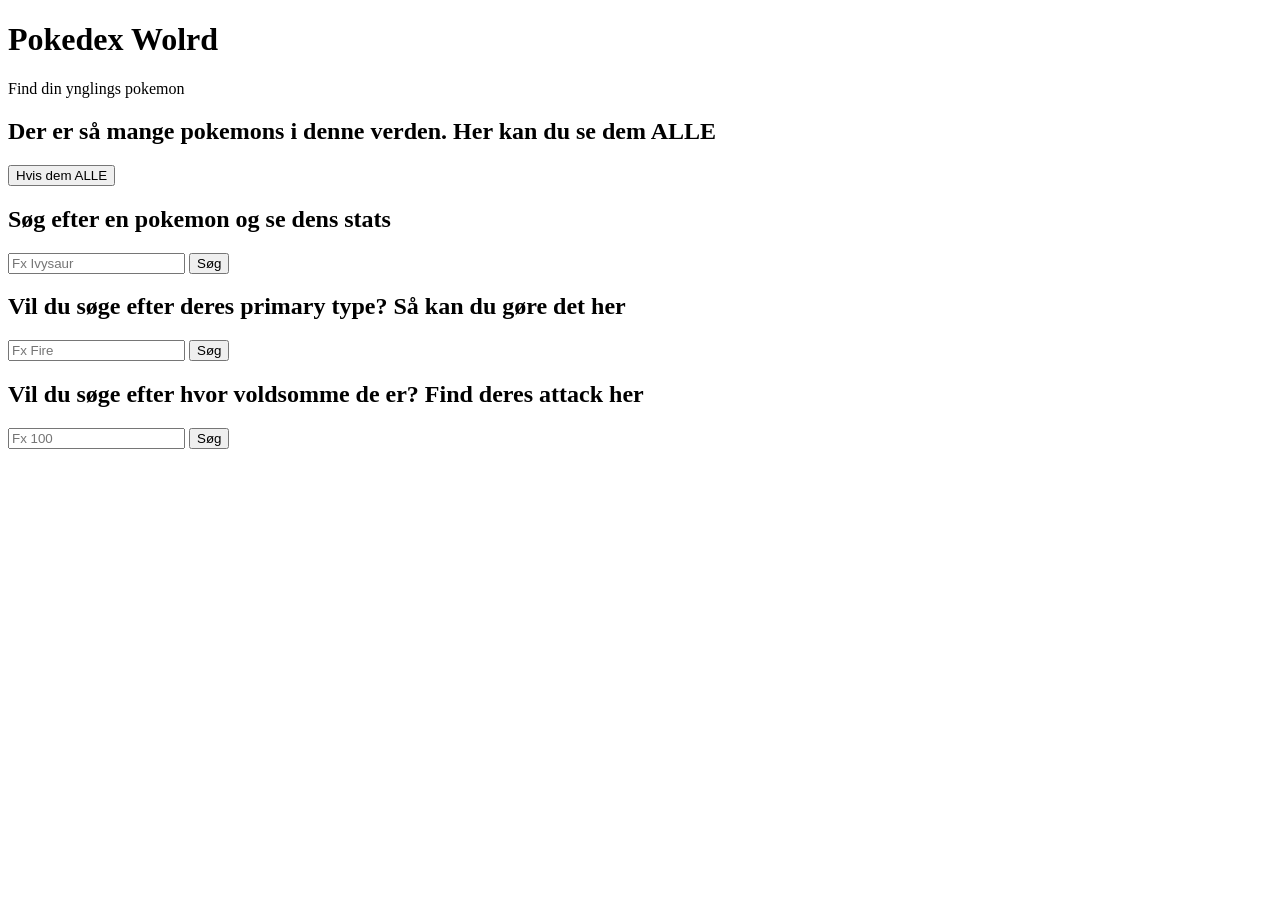
<file: index.html>
<!DOCTYPE html>
<html lang="en">
<head>
    <meta charset="UTF-8">
    <title>Pokedex</title>
</head>

<body>

<header>
    <h1>Pokedex Wolrd</h1>
    <p>Find din ynglings pokemon</p>
</header>

<main>
    <section>
        <h2>Der er så mange pokemons i denne verden. Her kan du se dem ALLE </h2>
        <button onclick="getAllPokemon()">Hvis dem ALLE</button>
        <div id="allPokemonResult"></div>
    </section>

    <section id="nameStats">
        <h2>Søg efter en pokemon og se dens stats</h2>
        <input id="pokemonName" type="text" placeholder="Fx Ivysaur">
        <button onclick="searchPokemon()">Søg</button>
        <div id="nameResult"></div>
    </section>

    <section id="primaryTypeStats">
        <h2>Vil du søge efter deres primary type? Så kan du gøre det her</h2>
        <input id="pokemonType" type="text" placeholder="Fx Fire">
        <button onclick="filterType()">Søg</button>
        <div id="typeResult"></div>
    </section>

    <section id="attackStats">
        <h2>Vil du søge efter hvor voldsomme de er? Find deres attack her </h2>
        <input id="pokemonAttack" type="number" placeholder="Fx 100">
        <button onclick="filterAttack()">Søg</button>
        <div id="attackResult"></div>
    </section>
</main>
<script>
    const API = 'http://localhost:3000';

    async function getAllPokemon() {
        const response = await fetch(API + '/allPokemon');
        const data = await response.json();

        document.getElementById('allPokemonResult').textContent =
            JSON.stringify(data, null, 2);
    }
</script>
</body>
</html>
</file>
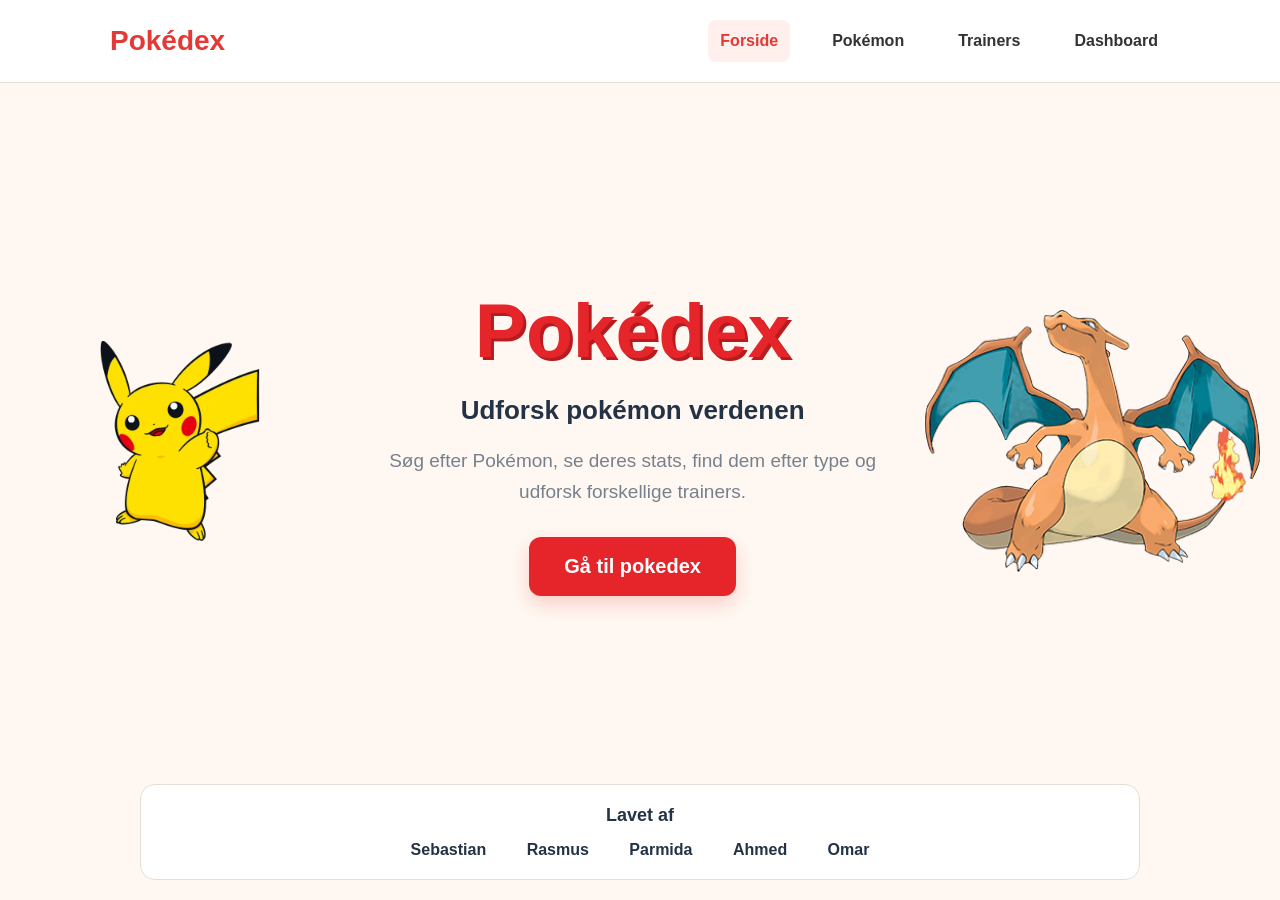
<file: forside.html>
<!DOCTYPE html>
<html lang="da">

<head>
    <meta charset="UTF-8">
    <meta name="viewport" content="width=device-width, initial-scale=1.0">

    <title>Pokemon Forside</title>

    <link rel="stylesheet" href="forside.css">

</head>

<header>
    <nav>
        <h1>Pokédex</h1>

        <a href="forside.html">Forside</a>
        <a href="pokemon.html">Pokémon</a>
        <a href="trainer.html">Trainers</a>
        <a href="dashboard.html">Dashboard</a>
    </nav>
</header>

<main>
    <section class="hero">
        <img src="Pikachu.webp" alt="Pikachu" class="pokemonImagePikachu">

        <div class="pokeball">
            <h1> Pokédex </h1>
            <h2> Udforsk pokémon verdenen </h2>

            <p>
                Søg efter Pokémon, se deres stats,
                find dem efter type og udforsk
                forskellige trainers.
            </p>

            <a href="pokemon.html" class="startButton">
                Gå til pokedex 
            </a>
        </div>

        <img src= "Charizard.png" alt="Charizard"
             class="pokemonImageCharizard">
    </section>

    <section class="creators">
        <h3> Lavet af</h3>

        <span> Sebastian </span>
        <span> Rasmus</span>
        <span>Parmida</span>
        <span>Ahmed</span>
        <span>Omar</span>
    </section>
</main>
</file>
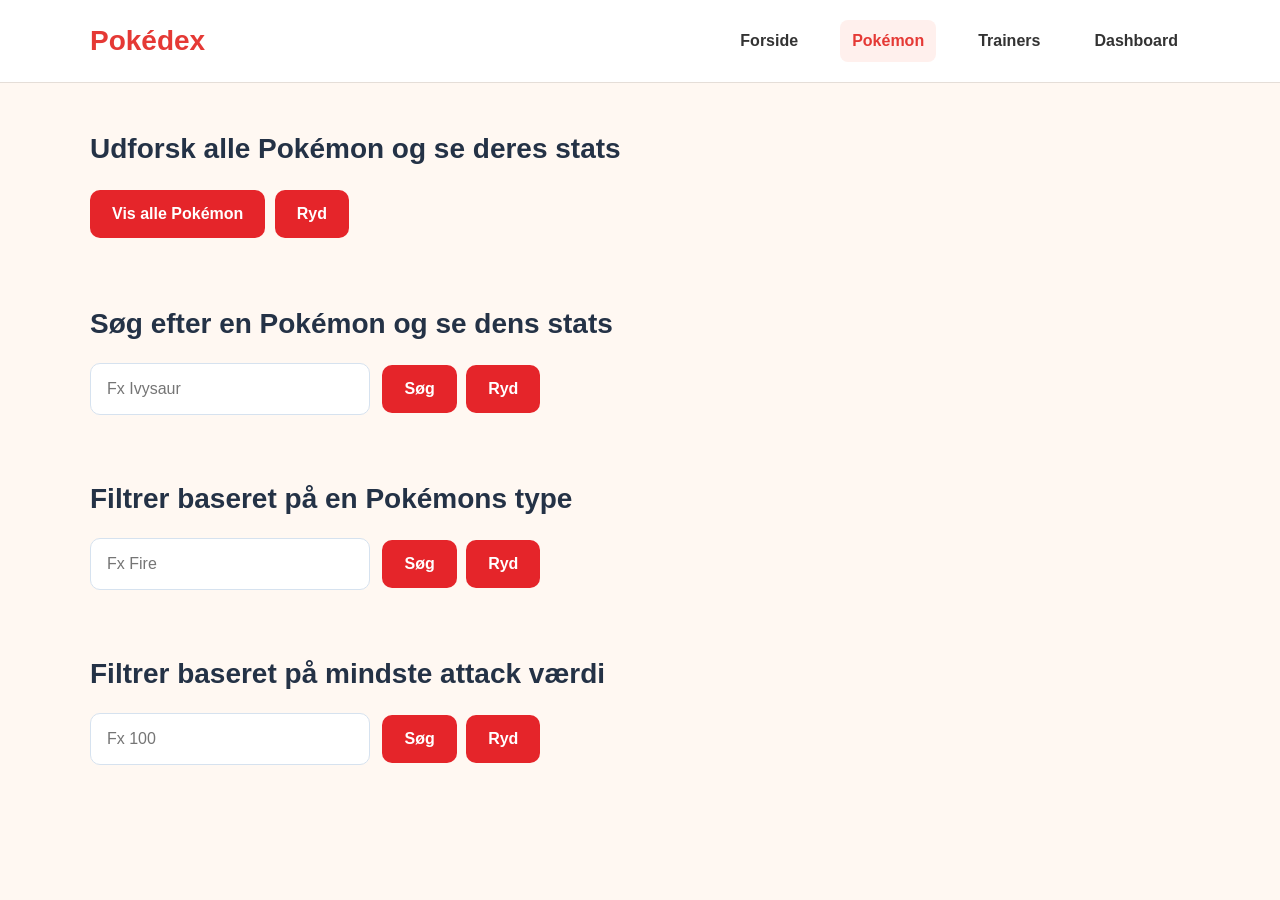
<file: pokemon.html>
<!DOCTYPE html>
<html lang="en">
<head>
    <meta charset="UTF-8">
    <title>Pokedex</title>
    <link rel="stylesheet" href="pokemon.css">
</head>

<body>

<header>
    <nav>
        <h1>Pokédex</h1>
        <a href="forside.html">Forside</a>
        <a href="pokemon.html">Pokémon</a>
        <a href="trainer.html">Trainers</a>
        <a href="dashboard.html">Dashboard</a>
    </nav>
</header>

<main>
    <section>
        <h2>Udforsk alle Pokémon og se deres stats </h2>
        <button id = "showAllPokemonButton" >Vis alle Pokémon</button>
        <button id="clearAllPokemon">Ryd</button>
        <ul id= "showAllPokemonList">  </ul>
        <div id="allPokemonResult"></div>
    </section>

    <section id="nameStats">
        <h2>Søg efter en Pokémon og se dens stats</h2>
        <input id="pokemonName" type="text" placeholder="Fx Ivysaur">
        <button id="searchPokemonStats">Søg</button>
        <button id="clearPokemonNameStats">Ryd</button>
        <div id="nameResult"></div>
    </section>

    <section id="primaryTypeStats">
        <h2>Filtrer baseret på en Pokémons type</h2>
        <input id="pokemonType" type="text" placeholder="Fx Fire">
        <button id="SearchType">Søg</button>
        <button id="clearType">Ryd</button>
        <div id="typeResult"></div>
    </section>

    <section id="attackStats">
        <h2>Filtrer baseret på mindste attack værdi </h2>
        <input id="pokemonAttack" type="number" placeholder="Fx 100">
        <button id="SearchAttack">Søg</button>
        <button id="clearPokemonStats">Ryd</button>
        <div id="attackResult"></div>
    </section>
</main>
<script src="pokemon.js"></script>
</body>
</html>
</file>
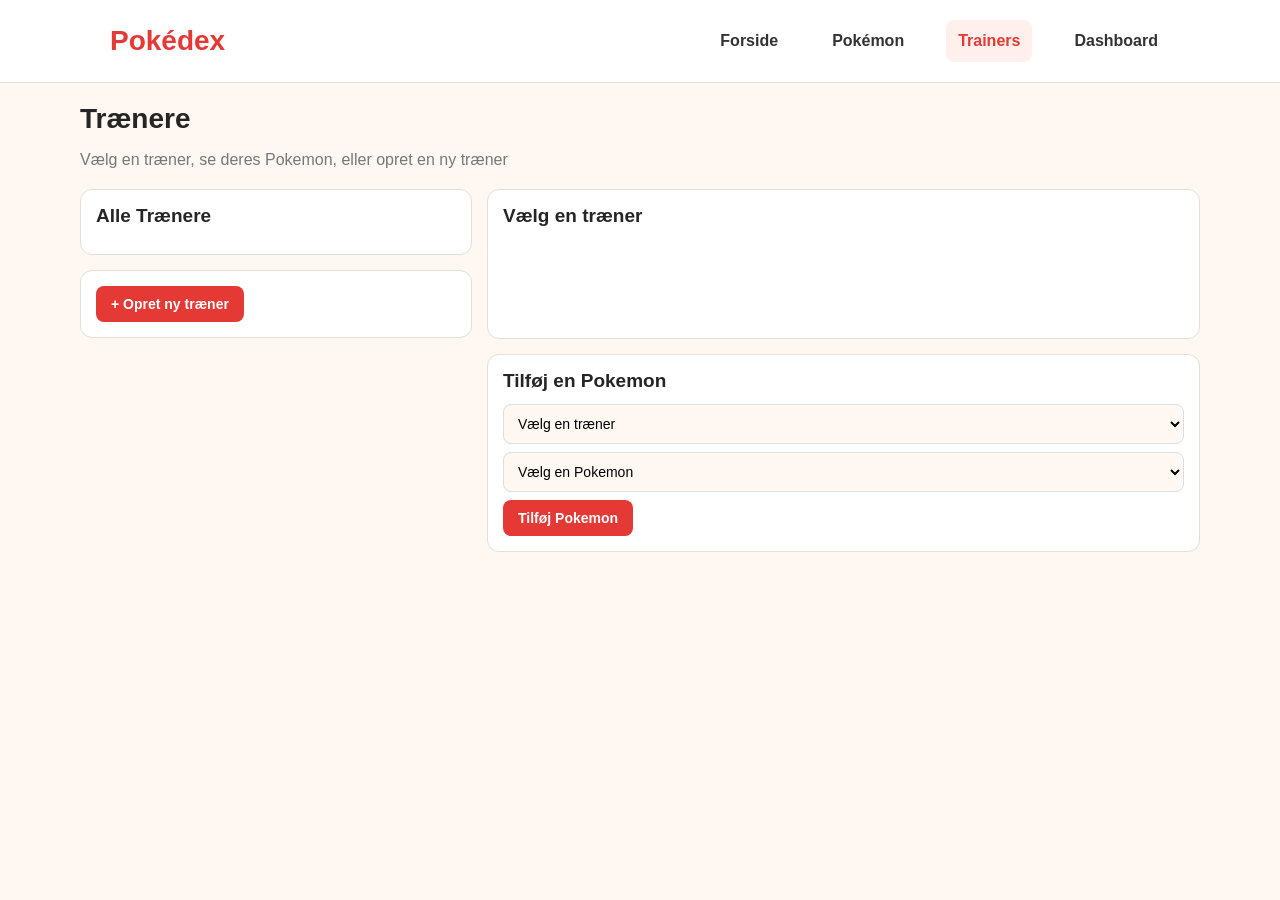
<file: trainer.html>
<!DOCTYPE html>
<html lang="da">

<head>
    <meta charset="UTF-8">
    <meta name="viewport" content="width=device-width, initial-scale=1.0">

    <title>Pokemon Trænere</title>

    <link rel="stylesheet" href="trainer.css">

</head>

<body>

<!-- Navigation -->
<header>
    <nav>
        <h1>Pokédex</h1>

        <a href="forside.html">Forside</a>
        <a href="pokemon.html">Pokémon</a>
        <a href="trainer.html">Trainers</a>
        <a href="dashboard.html">Dashboard</a>
    </nav>
</header>

<main>

    <!-- Overskrift -->
    <section class="pageTitle">
        <h1>Trænere</h1>

        <p>
            Vælg en træner, se deres Pokemon,
            eller opret en ny træner
        </p>
    </section>

    <!-- Venstre og højre side -->
    <div class="trainerLayout">

        <!-- VENSTRE SIDE -->
        <div class="leftSide">

            <!-- Liste med alle trainers -->
            <section id="allTrainersSection">

                <h2>Alle Trænere</h2>

                <ul id="allTrainersList"></ul>

            </section>

            <!-- Opret ny trainer -->
            <section id="createTrainerSection">

                <button type="button" id="createTrainer">
                    + Opret ny træner
                </button>

                <form id="createTrainerForm" hidden>

                    <h2>Opret ny træner</h2>

                    <input
                            type="text"
                            id="new_trainer_name"
                            name="trainer_name"
                            placeholder="Træner navn"
                            required
                    >

                    <input
                            type="number"
                            id="age"
                            name="age"
                            placeholder="Alder"
                            required
                    >

                    <input
                            type="text"
                            id="hometown"
                            name="hometown"
                            placeholder="Hjemby"
                            required
                    >

                    <button type="submit">
                        Opret træner
                    </button>

                </form>

            </section>

        </div>

        <!-- HØJRE SIDE -->
        <div class="rightSide">

            <!-- Viser trainerens Pokemon -->
            <section id="trainerPokemonSection">

                <h2 id="selectedTrainerName">
                    Vælg en træner
                </h2>

                <p id="pokemonCount"></p>

                <ul id="whichTrainersOwnWhatPokemon"></ul>

                <div id="trainerPokemon"></div>

            </section>

            <!-- Tilføj Pokemon til trainer -->
            <section id="addPokemonSection">

                <h2>Tilføj en Pokemon</h2>

                <form id="addPokemonForm">

                    <!-- Vælg trainer -->
                    <select
                            id="trainer_id"
                            name="trainer_id"
                            required
                    >
                        <option value="">
                            Vælg en træner
                        </option>
                    </select>

                    <!-- Vælg Pokemon -->
                    <select
                            id="pokedex_number"
                            name="pokedex_number"
                            required
                    >
                        <option value="">
                            Vælg en Pokemon
                        </option>
                    </select>

                    <button type="submit" id="addPokemonBtn">
                        Tilføj Pokemon
                    </button>

                </form>

            </section>

        </div>

    </div>

</main>

<script src="trainer.js" defer></script>
</body>
</html>
</file>
<file: forside.css>
/* Hele hjemmesiden */
* {
    box-sizing: border-box;
}

html, body {
    margin: 0;
    min-height: 100%;
}

body {
    font-family: Arial, sans-serif;
    background-color: #fff8f2;
    color: #243246;

    min-height: 100vh;
    min-height: 100dvh;
    display: flex;
    flex-direction: column;
}

/* Navigation */
header {
    background-color: white;
    border-bottom: 1px solid #e5ded8;
    flex-shrink: 0;
}

nav {
    max-width: 1100px;
    margin: auto;
    padding: 20px;
    display: flex;
    align-items: center;
    gap: 30px;
}

nav h1 {
    color: #e53935;
    font-size: 28px;
    margin: 0 auto 0 0;
}

nav a {
    text-decoration: none;
    color: #333;
    font-weight: bold;
    padding: 12px;
    border-radius: 8px;
}

nav a:hover,
nav a[href="forside.html"] {
    color: #e53935;
    background-color: #fff0ed;
}

/* Hovedindhold */
main {
    width: 100%;
    max-width: 1400px;
    flex: 1;
    min-height: 0;

    margin: 0 auto;
    padding: 15px 20px 20px;

    display: flex;
    flex-direction: column;
}

/* Forside */
.hero {
    flex: 1;
    min-height: 0;
    width: 100%;

    display: flex;
    justify-content: space-between;
    align-items: center;
    gap: 20px;
}

/* Pikachu */
.pokemonImagePikachu {
    width: 320px;
    max-width: 27%;
    height: 390px;
    max-height: 50vh;
    object-fit: contain;
}

/* Charizard */
.pokemonImageCharizard {
    width: 350px;
    max-width: 27%;
    height: 390px;
    max-height: 50vh;
    object-fit: contain;
}

/* Indhold i midten */
.pokeball {
    flex: 1;
    min-width: 0;
    max-width: 600px;

    text-align: center;
    position: relative;
}

/* Stor Pokédex overskrift */
.pokeball h1 {
    color: #e5252a;
    font-size: clamp(50px, 6vw, 90px);
    margin: 0 0 20px;
    text-shadow: 3px 3px 0 #b51c20;
}

/* Underoverskrift */
.pokeball h2 {
    color: #243246;
    font-size: 26px;
    margin: 0 0 20px;
}

/* Beskrivelse */
.pokeball p {
    color: #77808d;
    font-size: 19px;
    line-height: 1.6;
    margin: 0 0 30px;
}

/* Knap */
.startButton {
    display: inline-block;
    padding: 18px 35px;

    background-color: #e5252a;
    color: white;

    font-size: 20px;
    font-weight: bold;
    text-decoration: none;
    border-radius: 12px;

    box-shadow: 0 8px 20px #e5252a33;
    transition: 0.2s;
}

.startButton:hover {
    background-color: #c91e24;
    transform: translateY(-3px);
}

/* Navnekassen nederst */
.creators {
    flex-shrink: 0;
    width: 100%;
    max-width: 1000px;

    margin: 0 auto;
    padding: 20px;

    background-color: white;
    border: 1px solid #e5ded8;
    border-radius: 15px;
    text-align: center;
}

.creators h3 {
    font-size: 18px;
    margin: 0 0 15px;
}

/* Navne uden individuelle kasser */
.creators span {
    display: inline-block;
    margin: 0 18px;
    font-size: 16px;
    font-weight: bold;
    color: #243246;
}
</file>
<file: pokemon.css>
/*Hele siden*/
body {
    margin: 0;
    font-family: Arial, sans-serif;
    background-color: #fff8f2;
    color: #243246;
}

/* Header */
header {
    background-color: white;
    border-bottom: 1px solid #e5ded8;
}

nav h1 {
    color: #e53935;
    font-size: 28px;
    margin: 0 auto 0 0;
}
/* Navigation */
nav {
    max-width: 1100px;
    margin: auto;
    padding: 20px;
    display: flex;
    align-items: center;
    gap: 30px;
}

nav a {
    text-decoration: none;
    color: #333;
    font-weight: bold;
    padding: 12px;
    border-radius: 8px;
}

nav a:hover,
nav a[href="pokemon.html"] {
    color: #e53935;
    background-color: #fff0ed;
}

/* Hovedindhold */
main {
    max-width: 1100px;
    margin: 50px auto;
    padding: 0 20px;
}

/* Sektioner */
section {
    margin-bottom: 40px;
}

h2 {
    font-size: 28px;
    margin-bottom: 20px;
    color: #243246;
}

/* Inputfelter */
input {
    box-sizing: border-box;
    padding: 16px;
    width: 280px;
    max-width: 100%;
    border: 1px solid #d6e2ef;
    border-radius: 10px;
    background-color: white;
    font-size: 16px;
    margin-right: 8px;
}

input:focus {
    outline: 2px solid #e5252a;
    outline-offset: 1px;
}

/* Knapper */
button {
    padding: 15px 22px;
    border: none;
    border-radius: 10px;
    background-color: #e5252a;
    color: white;
    font-size: 16px;
    font-weight: bold;
    cursor: pointer;
    margin: 5px 5px 5px 0;
}

button:hover {
    background-color: #c91e24;
}

/* Alle Pokémon */
#showAllPokemonList {
    display: grid;
    grid-template-columns: repeat(2, minmax(0, 1fr));
    gap: 24px;
    padding: 0;
    margin-top: 25px;
    list-style: none;
}

/* Pokémon-kort */
#showAllPokemonList li,
#nameResult li,
#typeResult li,
#attackResult li {
    box-sizing: border-box;
    background-color: #d9f0d8;
    border: 1px solid #d6e2ef;
    border-radius: 16px;
    padding: 24px;
    font-size: 16px;
    font-weight: normal;
    overflow-wrap: anywhere;
    white-space: pre-line;
}

/* Søgeresultater */
#nameResult,
#typeResult,
#attackResult {
    display: grid;
    grid-template-columns: repeat(2, minmax(0, 1fr));
    gap: 24px;
    margin-top: 25px;
}

/* Mobilvisning */
@media (max-width: 700px) {

    main {
        padding: 20px;
    }

    header {
        padding: 20px;
    }

    #showAllPokemonList,
    #nameResult,
    #typeResult,
    #attackResult {
        grid-template-columns: 1fr;
    }

    input {
        width: 100%;
        margin-bottom: 10px;
    }

    h2 {
        font-size: 23px;
    }
}
</file>
<file: trainer.css>
/* Hele hjemmesiden */
* {
    box-sizing: border-box;
}

body {
    margin: 0;
    font-family: Arial, sans-serif;
    background-color: #fff8f2;
    color: #252525;
}

/* Navigation */
header {
    background-color: white;
    border-bottom: 1px solid #e5ded8;
}

nav {
    max-width: 1100px;
    margin: auto;
    padding: 20px;
    display: flex;
    align-items: center;
    gap: 30px;
}

nav h1 {
    color: #e53935;
    font-size: 28px;
    margin: 0 auto 0 0;
}

nav a {
    text-decoration: none;
    color: #333;
    font-weight: bold;
    padding: 12px;
    border-radius: 8px;
}

nav a:hover,
nav a[href="trainer.html"] {
    color: #e53935;
    background-color: #fff0ed;
}

/* Hovedindhold */
main {
    max-width: 1100px;
    margin: 50px auto;
    padding: 0 20px;
}

/* Overskrift */
.pageTitle {
    margin-bottom: 35px;
}

.pageTitle h1 {
    font-size: 36px;
    margin: 0 0 15px;
}

.pageTitle p {
    color: #777;
    font-size: 16px;
}

/* Venstre og højre side */
.trainerLayout {
    display: grid;
    grid-template-columns: 38% 1fr;
    gap: 25px;
    align-items: start;
}

.leftSide,
.rightSide {
    display: flex;
    flex-direction: column;
    gap: 25px;
}

/* Hvide bokse */
#allTrainersSection,
#trainerPokemonSection,
#addPokemonSection,
#createTrainerSection {
    background-color: white;
    border: 1px solid #e5ded8;
    border-radius: 12px;
    padding: 25px;
}

section h2 {
    font-size: 22px;
    margin: 0 0 20px;
}

/* Liste med alle trainers */
#allTrainersList {
    list-style: none;
    padding: 0;
    margin: 0;
}

#allTrainersList li {
    background-color: #fff8f2;
    border: 1px solid #e5ded8;
    border-radius: 9px;
    padding: 15px;
    margin-bottom: 12px;
    cursor: pointer;
    transition: 0.2s;
}

#allTrainersList li:hover {
    background-color: #eaf8eb;
    border-color: #77bd83;
}

#allTrainersList li p {
    margin: 6px 0;
    font-size: 14px;
    color: #555;
}

/* Valgt trainer */
#allTrainersList li.selected {
    background-color: #eaf8eb;
    border-color: #77bd83;
}

/* Trainerens Pokemon */
#trainerPokemonSection {
    min-height: 250px;
}

#pokemonCount {
    color: #777;
    font-size: 14px;
    margin-bottom: 15px;
}

#whichTrainersOwnWhatPokemon {
    list-style: none;
    padding: 0;
    margin: 0;
}

#whichTrainersOwnWhatPokemon li {
    background-color: #fff8f2;
    border: 1px solid #e5ded8;
    border-radius: 8px;
    padding: 15px;
    margin-bottom: 10px;
}

#trainerPokemon {
    display: flex;
    flex-direction: column;
    gap: 10px;
}

#trainerPokemon li,
#trainerPokemon .pokemon-item {
    list-style: none;
    background-color: #fff8f2;
    border: 1px solid #e5ded8;
    border-radius: 8px;
    padding: 15px;
}

/* Formular til at tilføje Pokemon */
#addPokemonForm {
    display: flex;
    flex-direction: column;
    gap: 15px;
}

select,
input {
    width: 100%;
    padding: 14px;
    border: 1px solid #ddd;
    border-radius: 8px;
    background-color: #fff8f2;
    font-size: 15px;
}

/* Knapper */
button {
    background-color: #e53935;
    color: white;
    border: none;
    border-radius: 8px;
    padding: 14px 20px;
    font-size: 15px;
    font-weight: bold;
    cursor: pointer;
    transition: 0.2s;
}

button:hover {
    background-color: #c62828;
}

#addPokemonBtn {
    align-self: flex-start;
}

/* Opret ny trainer */
#createTrainerForm {
    margin-top: 20px;
    padding: 20px;
    background-color: #fff8f2;
    border: 1px solid #e5ded8;
    border-radius: 8px;
}

#createTrainerForm[hidden] {
    display: none;
}

#createTrainerForm input {
    margin-bottom: 12px;
}

#createTrainerForm button {
    margin-top: 5px;
}

/* Mobil */
@media (max-width: 750px) {

    .trainerLayout {
        grid-template-columns: 1fr;
    }

    nav {
        flex-wrap: wrap;
        gap: 15px;
    }

    main {
        margin-top: 30px;
    }

    .pageTitle h1 {
        font-size: 30px;
    }
}


/* Gør hele hjemmesiden mere kompakt */
main {
    max-width: 1150px;
    margin: 20px auto;
    padding: 0 15px;
}

/* Mindre afstand mellem boksene */
.trainerLayout {
    grid-template-columns: 35% 1fr;
    gap: 15px;
}

.leftSide,
.rightSide {
    gap: 15px;
}

/* Mindre hvide bokse */
#allTrainersSection,
#trainerPokemonSection,
#addPokemonSection,
#createTrainerSection {
    padding: 15px;
}

/* Mindre overskrifter */
section h2 {
    font-size: 19px;
    margin-bottom: 12px;
}

.pageTitle {
    margin-bottom: 20px;
}

.pageTitle h1 {
    font-size: 28px;
    margin-bottom: 8px;
}

/* Trainers fylder mindre */
#allTrainersList li {
    padding: 8px 12px;
    margin-bottom: 7px;
}

#allTrainersList li p {
    margin: 3px 0;
    font-size: 13px;
}

/* Pokemon-boksen */
#trainerPokemonSection {
    min-height: 150px;
}

#whichTrainersOwnWhatPokemon li {
    padding: 9px 12px;
    margin-bottom: 6px;
}

/* Mindre formular */
#addPokemonForm {
    gap: 10px;
}

select,
input {
    padding: 10px;
    font-size: 14px;
}

/* Mindre knapper */
button {
    padding: 10px 15px;
    font-size: 14px;
}

/* Begræns trainer-listens højde */
#allTrainersList {
    max-height: 360px;
    overflow-y: auto;
}

/* Begræns Pokemon-listens højde */
#whichTrainersOwnWhatPokemon {
    max-height: 200px;
    overflow-y: auto;
}

/* Mobil */
@media (max-width: 750px) {
    .trainerLayout {
        grid-template-columns: 1fr;
    }
}


/* Trainerens navn */
#allTrainersList li h3 {
    font-size: 16px;
    font-weight: bold;
    color: #252525;
    margin: 0 0 5px;
}

/* Hjemby og alder */
#allTrainersList li p {
    font-size: 12px;
    color: #000;
    margin: 2px 0;
}

/* Mere kompakte trainer-kort */
#allTrainersList li {
    padding: 10px 14px;
    border-radius: 8px;
}

/* Valgt trainer */
#allTrainersList li.selected {
    background-color: #e8f7e9;
    border: 1px solid #77bd83;
}

/* Gør Pokémon-listen kompakt */
#trainerPokemon {
    max-height: 200px;
    overflow-y: auto;
}

/* Pokémon-kort */
#trainerPokemon .pokemon-item {
    padding: 10px 14px;
    margin-bottom: 2px;
}

/* Gør formularen mere kompakt */
#addPokemonForm {
    gap: 8px;
}

/* Skjul ekstra liste, hvis den ikke bruges */
#whichTrainersOwnWhatPokemon:empty {
    display: none;
}

/* Sørg for at mobil-layoutet virker */
@media (max-width: 750px) {
    .trainerLayout {
        grid-template-columns: 1fr;
    }
}
</file>
